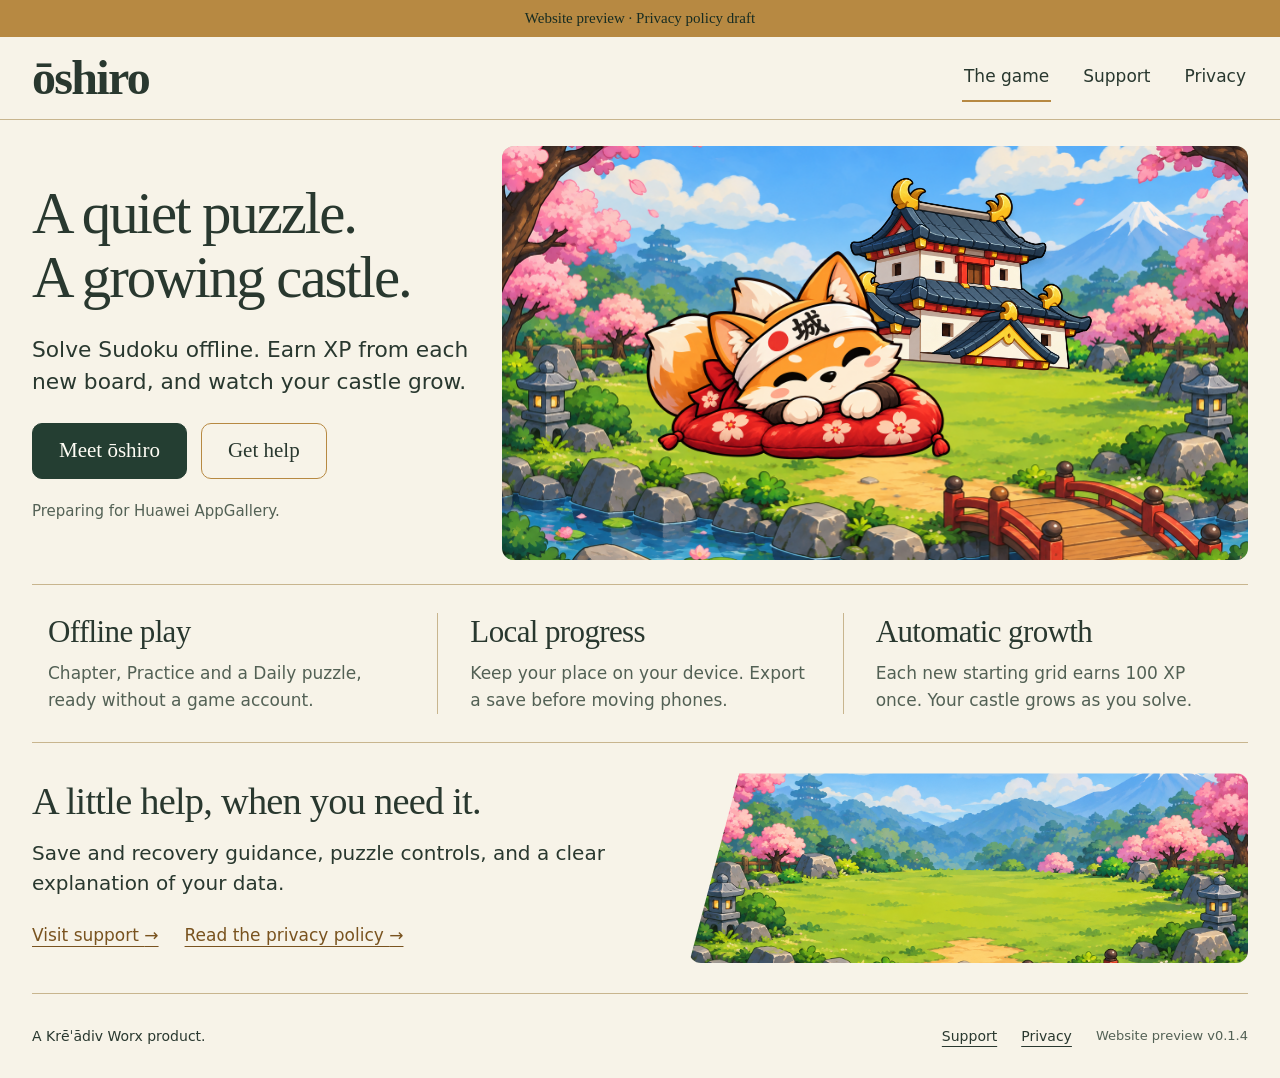
<file: index.html>
<!doctype html>
<html lang="en"><head><meta charset="utf-8"><meta name="viewport" content="width=device-width,initial-scale=1"><meta name="description" content="Offline Sudoku and automatic castle growth from Krēˈādiv Worx."><meta name="robots" content="noindex,nofollow"><meta name="color-scheme" content="light"><meta name="referrer" content="no-referrer"><meta http-equiv="Content-Security-Policy" content="default-src &#x27;none&#x27;; script-src &#x27;self&#x27;; style-src &#x27;self&#x27;; img-src &#x27;self&#x27;; font-src &#x27;none&#x27;; connect-src &#x27;none&#x27;; form-action &#x27;none&#x27;; base-uri &#x27;none&#x27;; object-src &#x27;none&#x27;"><title>A quiet puzzle. A growing castle. · ōshiro</title><link rel="icon" href="assets/mark.svg" type="image/svg+xml"><link rel="stylesheet" href="styles.css"></head>
<body><a class="skip-link" href="#main">Skip to content</a><div class="preview-notice">Website preview · Privacy policy draft</div>
<header class="site-header"><div class="wrap header-inner"><a class="wordmark" href="index.html" aria-label="ōshiro home">ōshiro</a><nav class="site-nav" aria-label="Main navigation"><a href="index.html#the-game" aria-current="page">The game</a><a href="support.html">Support</a><a href="privacy.html">Privacy</a></nav></div></header>
<main id="main"><section class="hero wrap" aria-labelledby="home-title"><div class="hero-copy"><h1 id="home-title">A quiet puzzle.<br>A growing castle.</h1><p class="lead">Solve Sudoku offline. Earn XP from each new board, and watch your castle grow.</p><div class="actions"><a class="button primary" href="#the-game">Meet ōshiro</a><a class="button secondary" href="support.html">Get help</a></div><p class="release-note">Preparing for Huawei AppGallery.</p></div>
<figure class="hero-scene" aria-label="An illustrated Japanese castle stands on a garden clearing. Our fox rests on a cushion beside the path."><img class="scene-garden" src="assets/garden.webp" alt="" width="1494" height="1053" fetchpriority="high"><img class="scene-castle" src="assets/castle.webp" alt="" width="1280" height="1280"><img class="scene-fox" src="assets/fox.webp" alt="" width="1536" height="1024"><figcaption class="sr-only">Illustrated game-world artwork; not a gameplay screenshot.</figcaption></figure></section>
<section class="features wrap" id="the-game" aria-label="About the game"><div><h2>Offline play</h2><p>Chapter, Practice and a Daily puzzle, ready without a game account.</p></div><div><h2>Local progress</h2><p>Keep your place on your device. Export a save before moving phones.</p></div><div><h2>Automatic growth</h2><p>Each new starting grid earns 100 XP once. Your castle grows as you solve.</p></div></section>
<section class="help-band wrap" aria-labelledby="help-heading"><div><h2 id="help-heading">A little help, when you need it.</h2><p>Save and recovery guidance, puzzle controls, and a clear explanation of your data.</p><div class="text-links"><a href="support.html">Visit support <span aria-hidden="true">→</span></a><a href="privacy.html">Read the privacy policy <span aria-hidden="true">→</span></a></div></div><div class="help-landscape" aria-hidden="true"></div></section></main>
<footer class="site-footer wrap"><p>A Krēˈādiv Worx product.</p><nav aria-label="Footer navigation"><a href="support.html">Support</a><a href="privacy.html">Privacy</a></nav><p class="site-version">Website preview v0.1.4</p></footer></body></html>
</file>
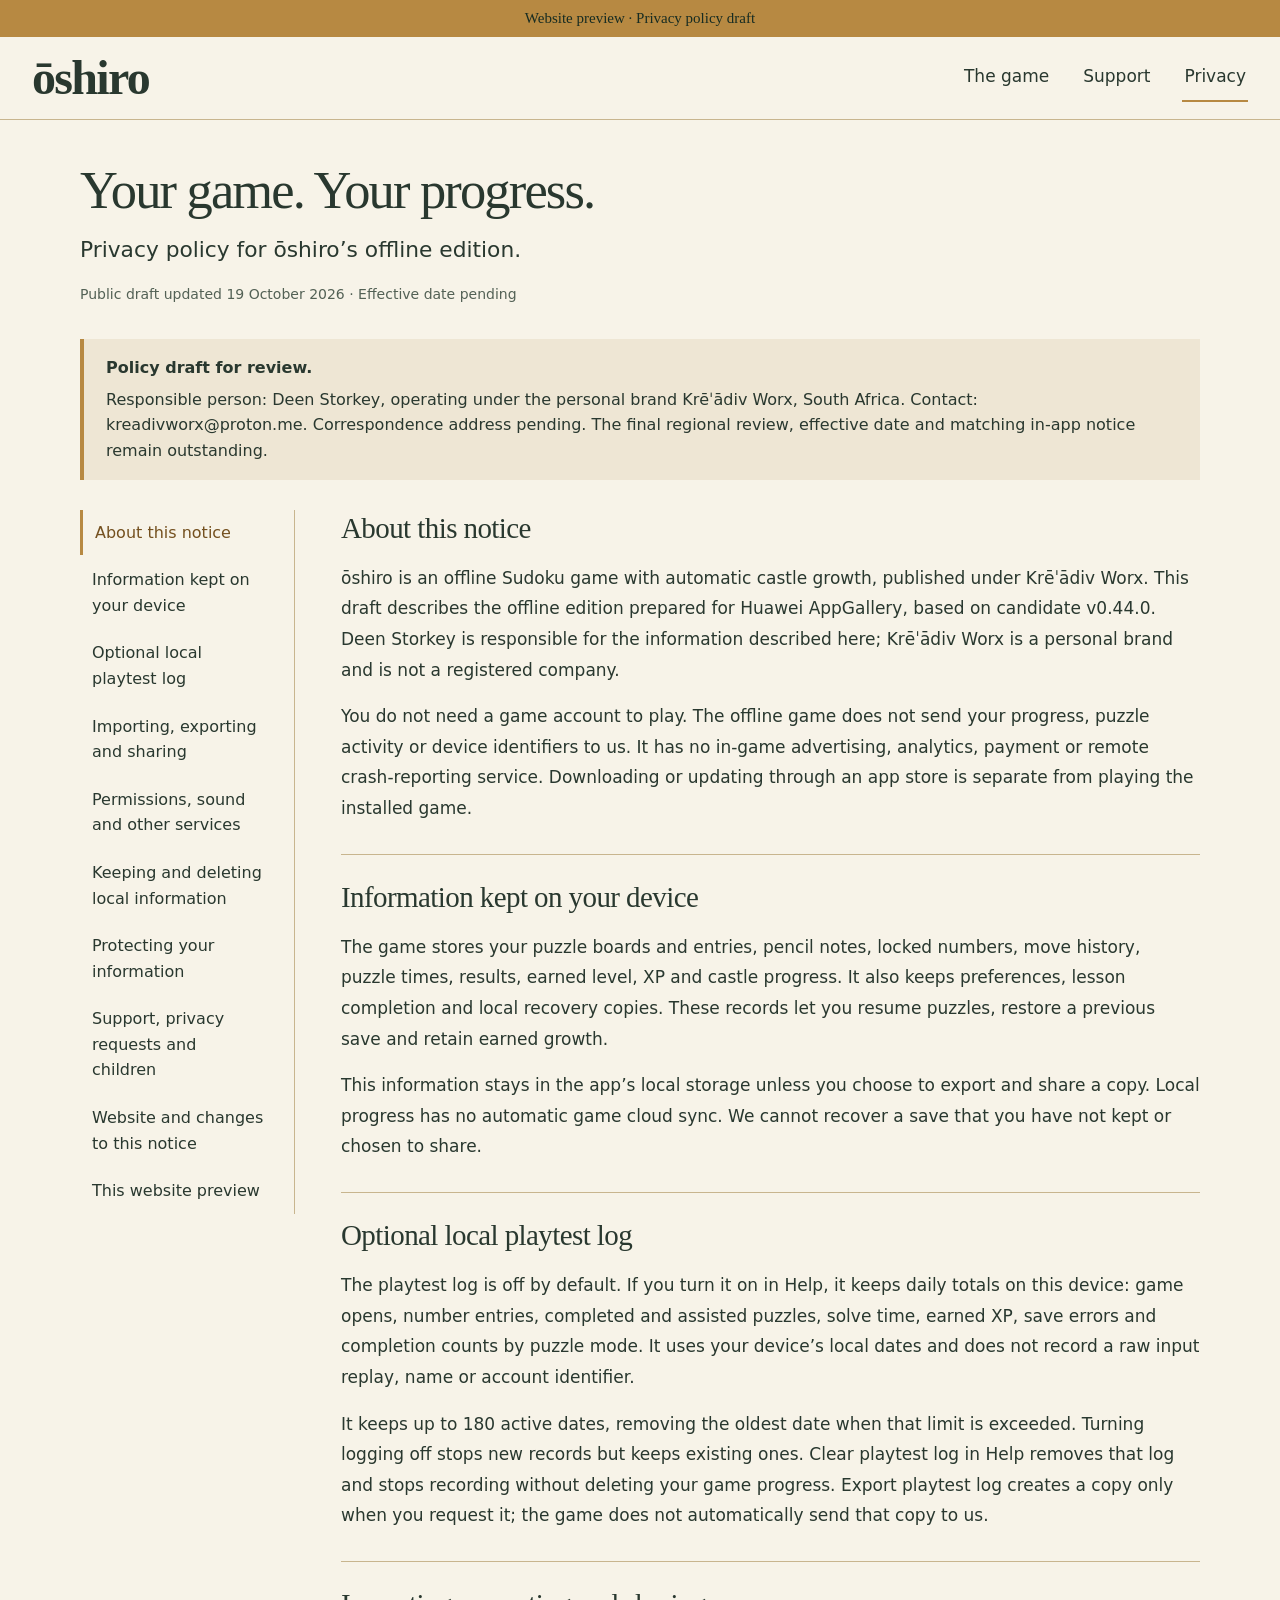
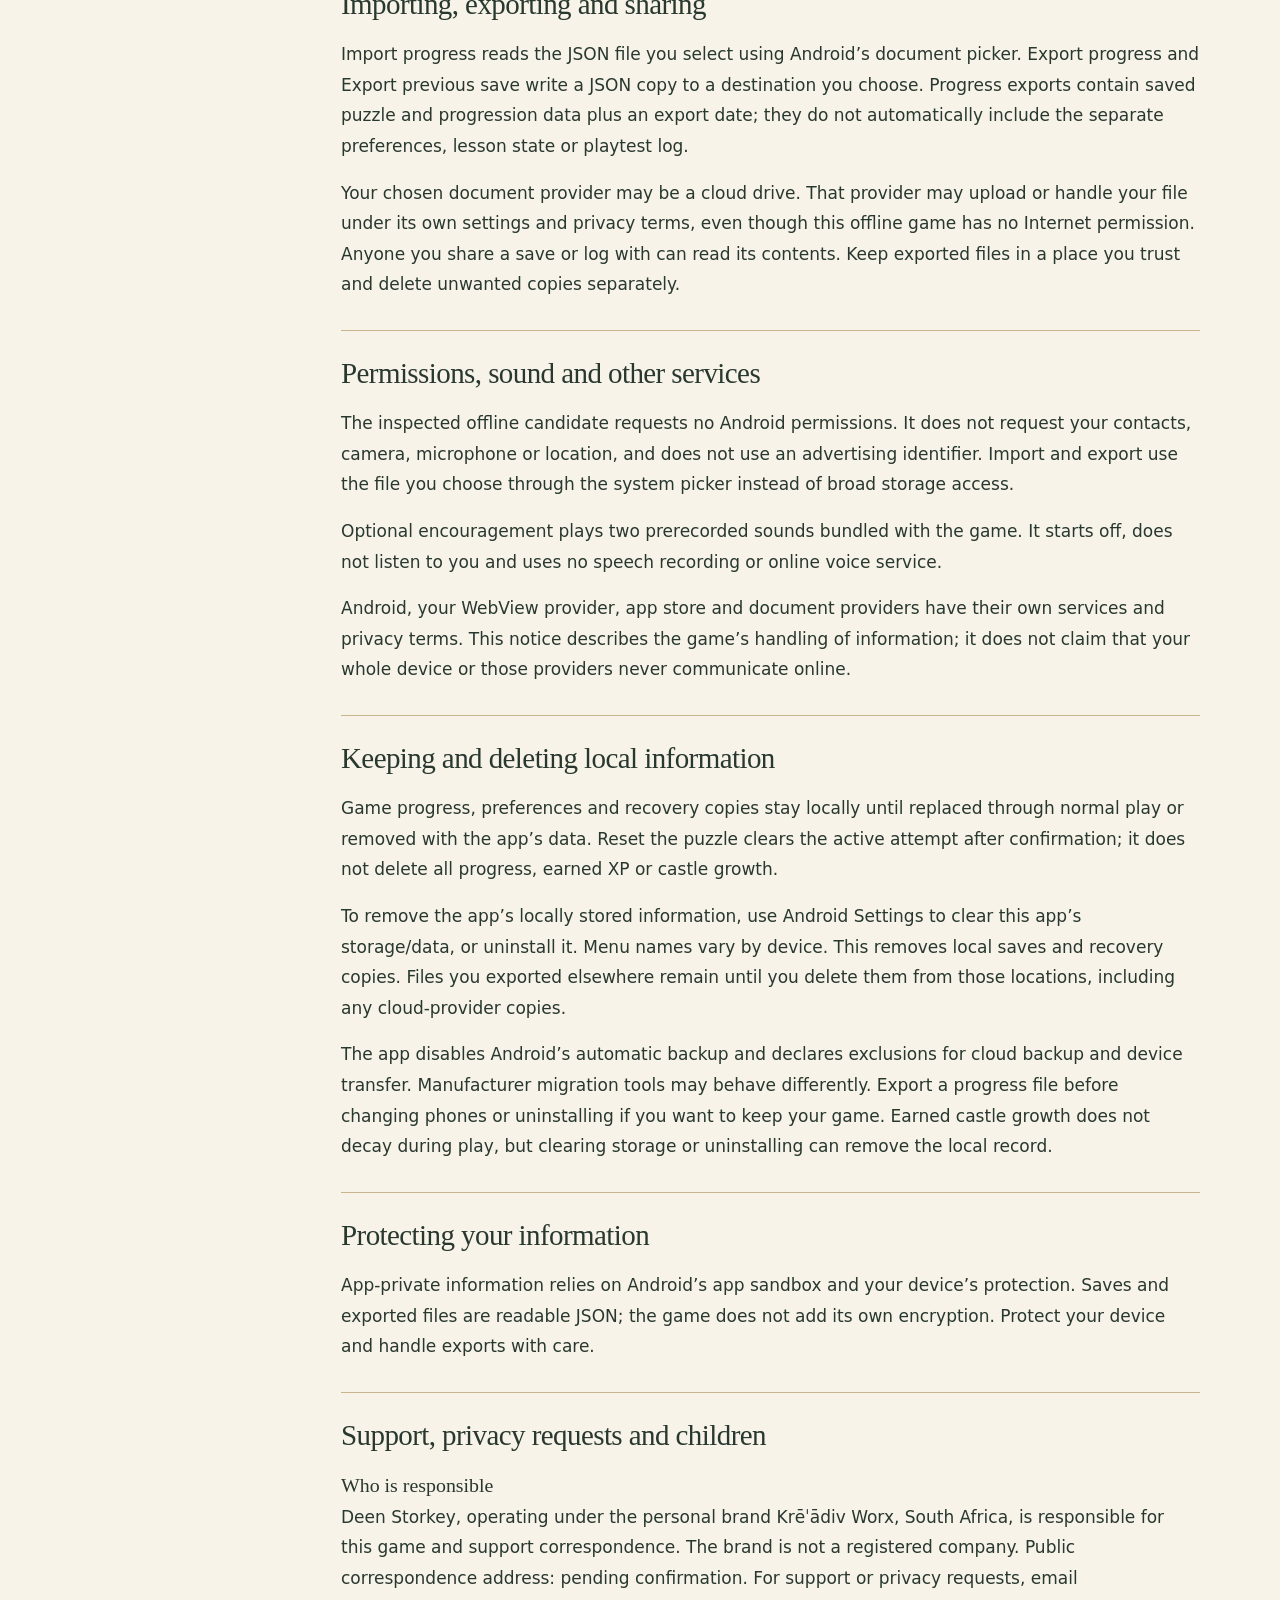
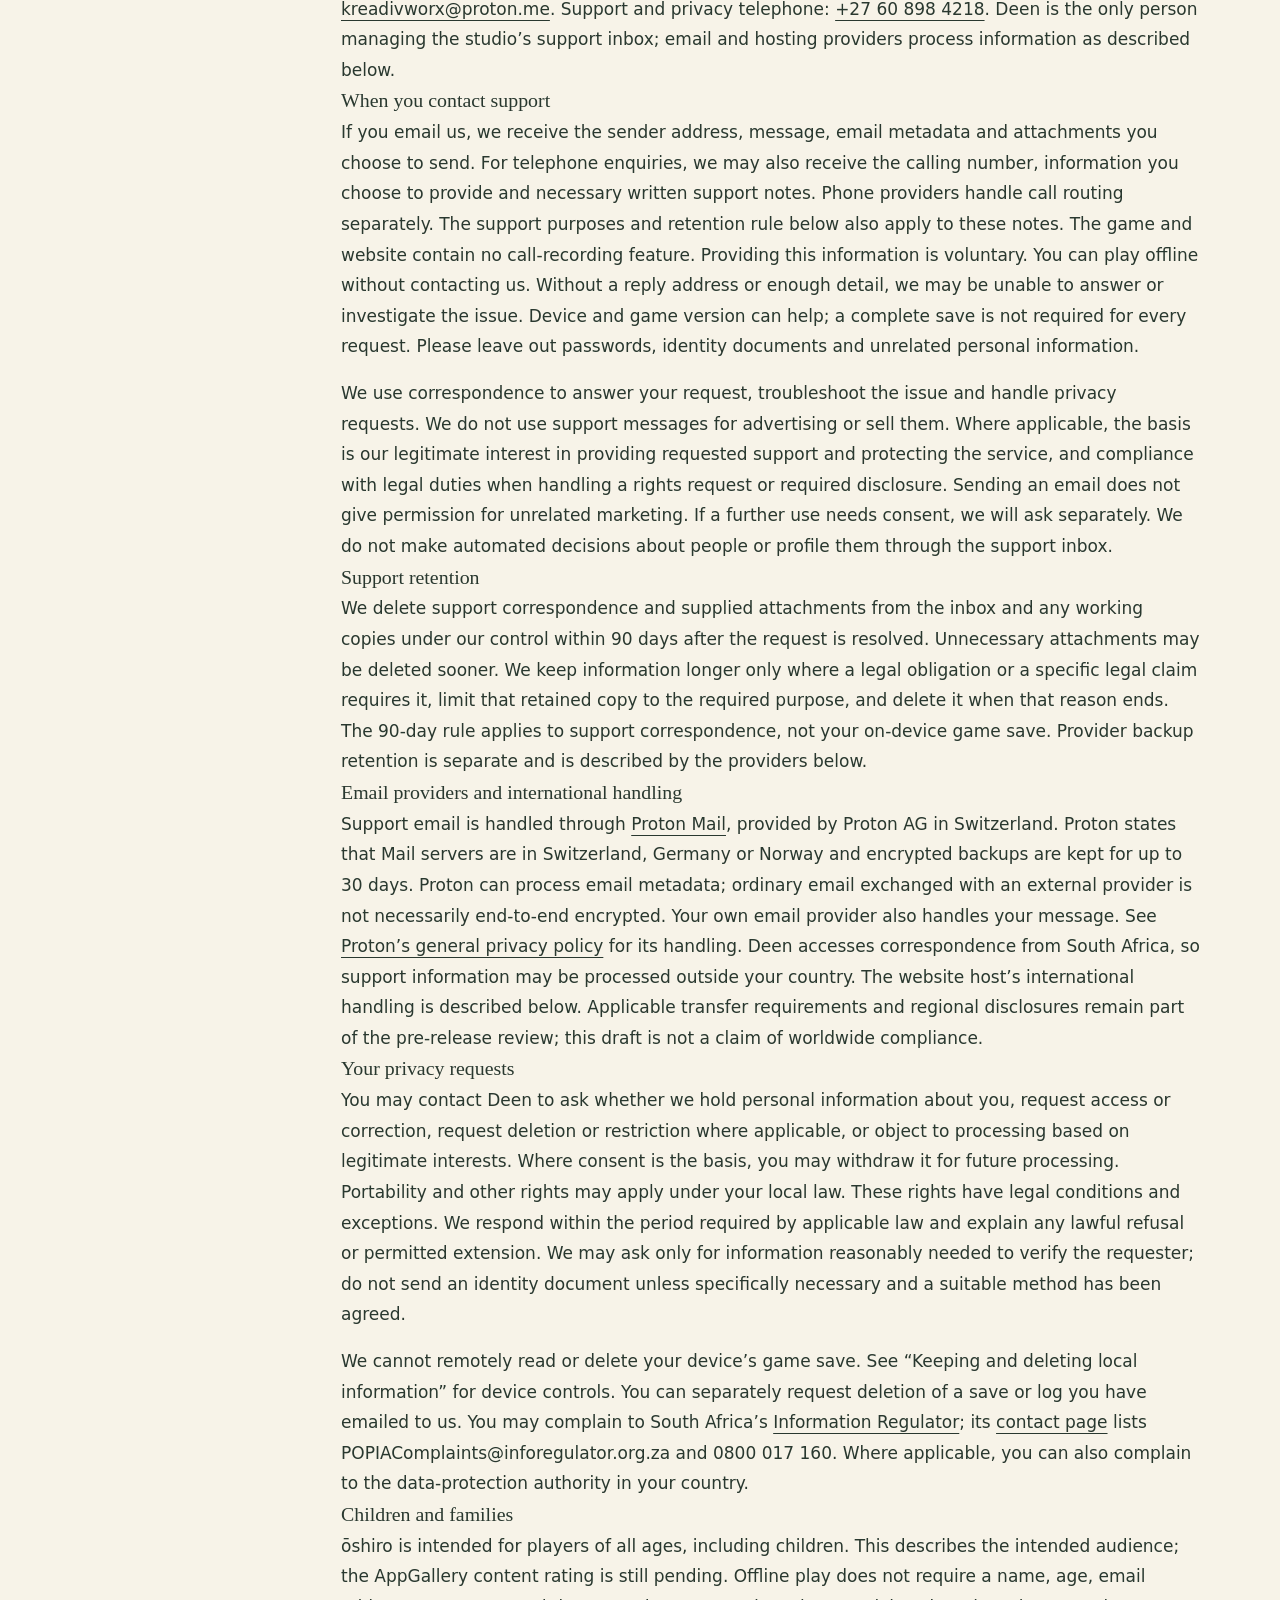
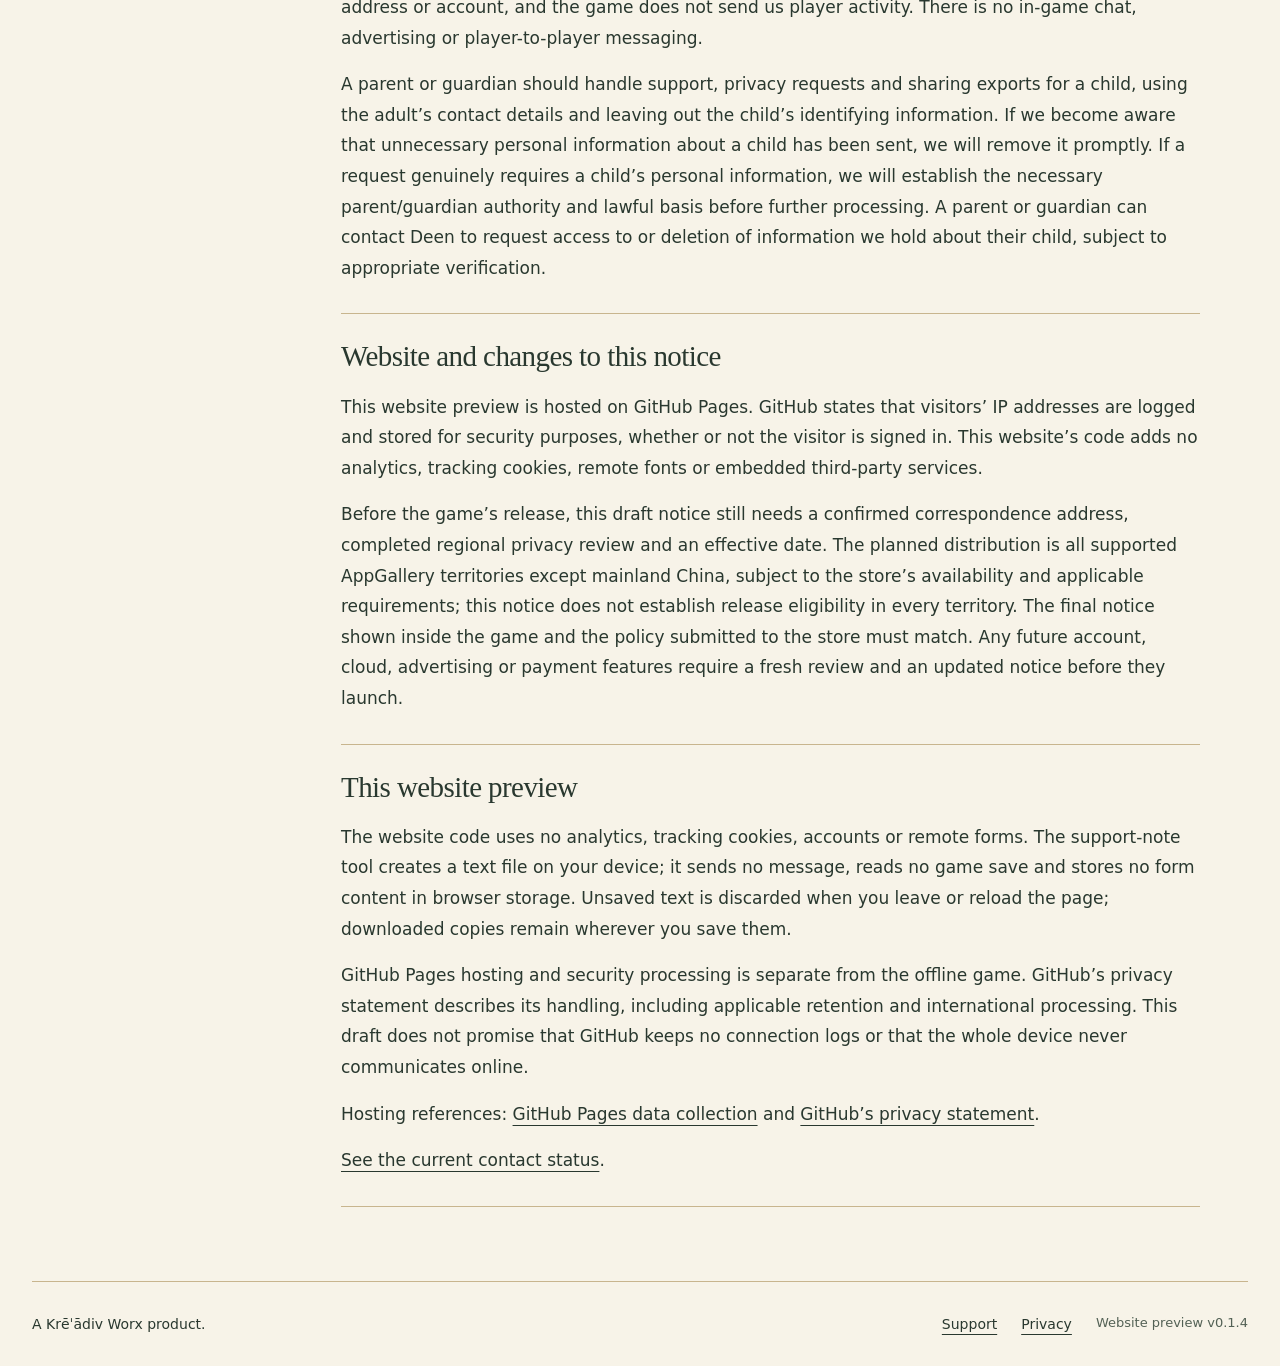
<file: privacy.html>
<!doctype html>
<html lang="en"><head><meta charset="utf-8"><meta name="viewport" content="width=device-width,initial-scale=1"><meta name="description" content="Draft privacy notice for ōshiro offline play, local saves, optional logs and user-chosen exports."><meta name="robots" content="noindex,nofollow"><meta name="color-scheme" content="light"><meta name="referrer" content="no-referrer"><meta http-equiv="Content-Security-Policy" content="default-src &#x27;none&#x27;; script-src &#x27;self&#x27;; style-src &#x27;self&#x27;; img-src &#x27;self&#x27;; font-src &#x27;none&#x27;; connect-src &#x27;none&#x27;; form-action &#x27;none&#x27;; base-uri &#x27;none&#x27;; object-src &#x27;none&#x27;"><title>Privacy policy · ōshiro</title><link rel="icon" href="assets/mark.svg" type="image/svg+xml"><link rel="stylesheet" href="styles.css"></head>
<body><a class="skip-link" href="#main">Skip to content</a><div class="preview-notice">Website preview · Privacy policy draft</div>
<header class="site-header"><div class="wrap header-inner"><a class="wordmark" href="index.html" aria-label="ōshiro home">ōshiro</a><nav class="site-nav" aria-label="Main navigation"><a href="index.html#the-game">The game</a><a href="support.html">Support</a><a href="privacy.html" aria-current="page">Privacy</a></nav></div></header>
<main id="main"><div class="reader-wrap"><div class="page-intro"><h1>Your game. Your progress.</h1><p class="lead">Privacy policy for ōshiro’s offline edition.</p><p class="small">Public draft updated 19 October 2026 · Effective date pending</p></div><aside class="draft-note"><strong>Policy draft for review.</strong><p>Responsible person: Deen Storkey, operating under the personal brand Krēˈādiv Worx, South Africa. Contact: kreadivworx@proton.me. Correspondence address pending. The final regional review, effective date and matching in-app notice remain outstanding.</p></aside><div class="reader-layout"><nav class="topic-nav" aria-label="Privacy policy contents"><a href="#policy-1">About this notice</a><a href="#policy-2">Information kept on your device</a><a href="#policy-3">Optional local playtest log</a><a href="#policy-4">Importing, exporting and sharing</a><a href="#policy-5">Permissions, sound and other services</a><a href="#policy-6">Keeping and deleting local information</a><a href="#policy-7">Protecting your information</a><a href="#policy-8">Support, privacy requests and children</a><a href="#policy-9">Website and changes to this notice</a><a href="#website-note">This website preview</a></nav><article class="reader-content"><section class="policy-section" id="policy-1"><h2>About this notice</h2><p>ōshiro is an offline Sudoku game with automatic castle growth, published under Krēˈādiv Worx. This draft describes the offline edition prepared for Huawei AppGallery, based on candidate v0.44.0. Deen Storkey is responsible for the information described here; Krēˈādiv Worx is a personal brand and is not a registered company.</p><p>You do not need a game account to play. The offline game does not send your progress, puzzle activity or device identifiers to us. It has no in-game advertising, analytics, payment or remote crash-reporting service. Downloading or updating through an app store is separate from playing the installed game.</p></section><section class="policy-section" id="policy-2"><h2>Information kept on your device</h2><p>The game stores your puzzle boards and entries, pencil notes, locked numbers, move history, puzzle times, results, earned level, XP and castle progress. It also keeps preferences, lesson completion and local recovery copies. These records let you resume puzzles, restore a previous save and retain earned growth.</p><p>This information stays in the app’s local storage unless you choose to export and share a copy. Local progress has no automatic game cloud sync. We cannot recover a save that you have not kept or chosen to share.</p></section><section class="policy-section" id="policy-3"><h2>Optional local playtest log</h2><p>The playtest log is off by default. If you turn it on in Help, it keeps daily totals on this device: game opens, number entries, completed and assisted puzzles, solve time, earned XP, save errors and completion counts by puzzle mode. It uses your device’s local dates and does not record a raw input replay, name or account identifier.</p><p>It keeps up to 180 active dates, removing the oldest date when that limit is exceeded. Turning logging off stops new records but keeps existing ones. Clear playtest log in Help removes that log and stops recording without deleting your game progress. Export playtest log creates a copy only when you request it; the game does not automatically send that copy to us.</p></section><section class="policy-section" id="policy-4"><h2>Importing, exporting and sharing</h2><p>Import progress reads the JSON file you select using Android’s document picker. Export progress and Export previous save write a JSON copy to a destination you choose. Progress exports contain saved puzzle and progression data plus an export date; they do not automatically include the separate preferences, lesson state or playtest log.</p><p>Your chosen document provider may be a cloud drive. That provider may upload or handle your file under its own settings and privacy terms, even though this offline game has no Internet permission. Anyone you share a save or log with can read its contents. Keep exported files in a place you trust and delete unwanted copies separately.</p></section><section class="policy-section" id="policy-5"><h2>Permissions, sound and other services</h2><p>The inspected offline candidate requests no Android permissions. It does not request your contacts, camera, microphone or location, and does not use an advertising identifier. Import and export use the file you choose through the system picker instead of broad storage access.</p><p>Optional encouragement plays two prerecorded sounds bundled with the game. It starts off, does not listen to you and uses no speech recording or online voice service.</p><p>Android, your WebView provider, app store and document providers have their own services and privacy terms. This notice describes the game’s handling of information; it does not claim that your whole device or those providers never communicate online.</p></section><section class="policy-section" id="policy-6"><h2>Keeping and deleting local information</h2><p>Game progress, preferences and recovery copies stay locally until replaced through normal play or removed with the app’s data. Reset the puzzle clears the active attempt after confirmation; it does not delete all progress, earned XP or castle growth.</p><p>To remove the app’s locally stored information, use Android Settings to clear this app’s storage/data, or uninstall it. Menu names vary by device. This removes local saves and recovery copies. Files you exported elsewhere remain until you delete them from those locations, including any cloud-provider copies.</p><p>The app disables Android’s automatic backup and declares exclusions for cloud backup and device transfer. Manufacturer migration tools may behave differently. Export a progress file before changing phones or uninstalling if you want to keep your game. Earned castle growth does not decay during play, but clearing storage or uninstalling can remove the local record.</p></section><section class="policy-section" id="policy-7"><h2>Protecting your information</h2><p>App-private information relies on Android’s app sandbox and your device’s protection. Saves and exported files are readable JSON; the game does not add its own encryption. Protect your device and handle exports with care.</p></section><section class="policy-section" id="policy-8"><h2>Support, privacy requests and children</h2>
<h3>Who is responsible</h3><p>Deen Storkey, operating under the personal brand Krēˈādiv Worx, South Africa, is responsible for this game and support correspondence. The brand is not a registered company. Public correspondence address: pending confirmation. For support or privacy requests, email <a href="mailto:kreadivworx@proton.me">kreadivworx@proton.me</a>. Support and privacy telephone: <a href="tel:+27608984218">+27 60 898 4218</a>. Deen is the only person managing the studio’s support inbox; email and hosting providers process information as described below.</p>
<h3>When you contact support</h3><p>If you email us, we receive the sender address, message, email metadata and attachments you choose to send. For telephone enquiries, we may also receive the calling number, information you choose to provide and necessary written support notes. Phone providers handle call routing separately. The support purposes and retention rule below also apply to these notes. The game and website contain no call-recording feature. Providing this information is voluntary. You can play offline without contacting us. Without a reply address or enough detail, we may be unable to answer or investigate the issue. Device and game version can help; a complete save is not required for every request. Please leave out passwords, identity documents and unrelated personal information.</p>
<p>We use correspondence to answer your request, troubleshoot the issue and handle privacy requests. We do not use support messages for advertising or sell them. Where applicable, the basis is our legitimate interest in providing requested support and protecting the service, and compliance with legal duties when handling a rights request or required disclosure. Sending an email does not give permission for unrelated marketing. If a further use needs consent, we will ask separately. We do not make automated decisions about people or profile them through the support inbox.</p>
<h3>Support retention</h3><p>We delete support correspondence and supplied attachments from the inbox and any working copies under our control within 90 days after the request is resolved. Unnecessary attachments may be deleted sooner. We keep information longer only where a legal obligation or a specific legal claim requires it, limit that retained copy to the required purpose, and delete it when that reason ends. The 90-day rule applies to support correspondence, not your on-device game save. Provider backup retention is separate and is described by the providers below.</p>
<h3>Email providers and international handling</h3><p>Support email is handled through <a href="https://proton.me/mail/privacy-policy" rel="noopener noreferrer">Proton Mail</a>, provided by Proton AG in Switzerland. Proton states that Mail servers are in Switzerland, Germany or Norway and encrypted backups are kept for up to 30 days. Proton can process email metadata; ordinary email exchanged with an external provider is not necessarily end-to-end encrypted. Your own email provider also handles your message. See <a href="https://proton.me/legal/privacy" rel="noopener noreferrer">Proton’s general privacy policy</a> for its handling. Deen accesses correspondence from South Africa, so support information may be processed outside your country. The website host’s international handling is described below. Applicable transfer requirements and regional disclosures remain part of the pre-release review; this draft is not a claim of worldwide compliance.</p>
<h3>Your privacy requests</h3><p>You may contact Deen to ask whether we hold personal information about you, request access or correction, request deletion or restriction where applicable, or object to processing based on legitimate interests. Where consent is the basis, you may withdraw it for future processing. Portability and other rights may apply under your local law. These rights have legal conditions and exceptions. We respond within the period required by applicable law and explain any lawful refusal or permitted extension. We may ask only for information reasonably needed to verify the requester; do not send an identity document unless specifically necessary and a suitable method has been agreed.</p>
<p>We cannot remotely read or delete your device’s game save. See “Keeping and deleting local information” for device controls. You can separately request deletion of a save or log you have emailed to us. You may complain to South Africa’s <a href="https://inforegulator.org.za/complaints/" rel="noopener noreferrer">Information Regulator</a>; its <a href="https://inforegulator.org.za/contact-us/" rel="noopener noreferrer">contact page</a> lists POPIAComplaints@inforegulator.org.za and 0800 017 160. Where applicable, you can also complain to the data-protection authority in your country.</p>
<h3>Children and families</h3><p>ōshiro is intended for players of all ages, including children. This describes the intended audience; the AppGallery content rating is still pending. Offline play does not require a name, age, email address or account, and the game does not send us player activity. There is no in-game chat, advertising or player-to-player messaging.</p>
<p>A parent or guardian should handle support, privacy requests and sharing exports for a child, using the adult’s contact details and leaving out the child’s identifying information. If we become aware that unnecessary personal information about a child has been sent, we will remove it promptly. If a request genuinely requires a child’s personal information, we will establish the necessary parent/guardian authority and lawful basis before further processing. A parent or guardian can contact Deen to request access to or deletion of information we hold about their child, subject to appropriate verification.</p></section><section class="policy-section" id="policy-9"><h2>Website and changes to this notice</h2><p>This website preview is hosted on GitHub Pages. GitHub states that visitors’ IP addresses are logged and stored for security purposes, whether or not the visitor is signed in. This website’s code adds no analytics, tracking cookies, remote fonts or embedded third-party services.</p><p>Before the game’s release, this draft notice still needs a confirmed correspondence address, completed regional privacy review and an effective date. The planned distribution is all supported AppGallery territories except mainland China, subject to the store’s availability and applicable requirements; this notice does not establish release eligibility in every territory. The final notice shown inside the game and the policy submitted to the store must match. Any future account, cloud, advertising or payment features require a fresh review and an updated notice before they launch.</p></section>
<section class="policy-section" id="website-note"><h2>This website preview</h2><p>The website code uses no analytics, tracking cookies, accounts or remote forms. The support-note tool creates a text file on your device; it sends no message, reads no game save and stores no form content in browser storage. Unsaved text is discarded when you leave or reload the page; downloaded copies remain wherever you save them.</p><p>GitHub Pages hosting and security processing is separate from the offline game. GitHub’s privacy statement describes its handling, including applicable retention and international processing. This draft does not promise that GitHub keeps no connection logs or that the whole device never communicates online.</p><p>Hosting references: <a href="https://docs.github.com/en/pages/getting-started-with-github-pages/what-is-github-pages" rel="noopener noreferrer">GitHub Pages data collection</a> and <a href="https://docs.github.com/en/site-policy/privacy-policies/github-general-privacy-statement" rel="noopener noreferrer">GitHub’s privacy statement</a>.</p><p><a href="support.html#contact">See the current contact status</a>.</p></section></article></div></div></main>
<footer class="site-footer wrap"><p>A Krēˈādiv Worx product.</p><nav aria-label="Footer navigation"><a href="support.html">Support</a><a href="privacy.html">Privacy</a></nav><p class="site-version">Website preview v0.1.4</p></footer></body></html>
</file>
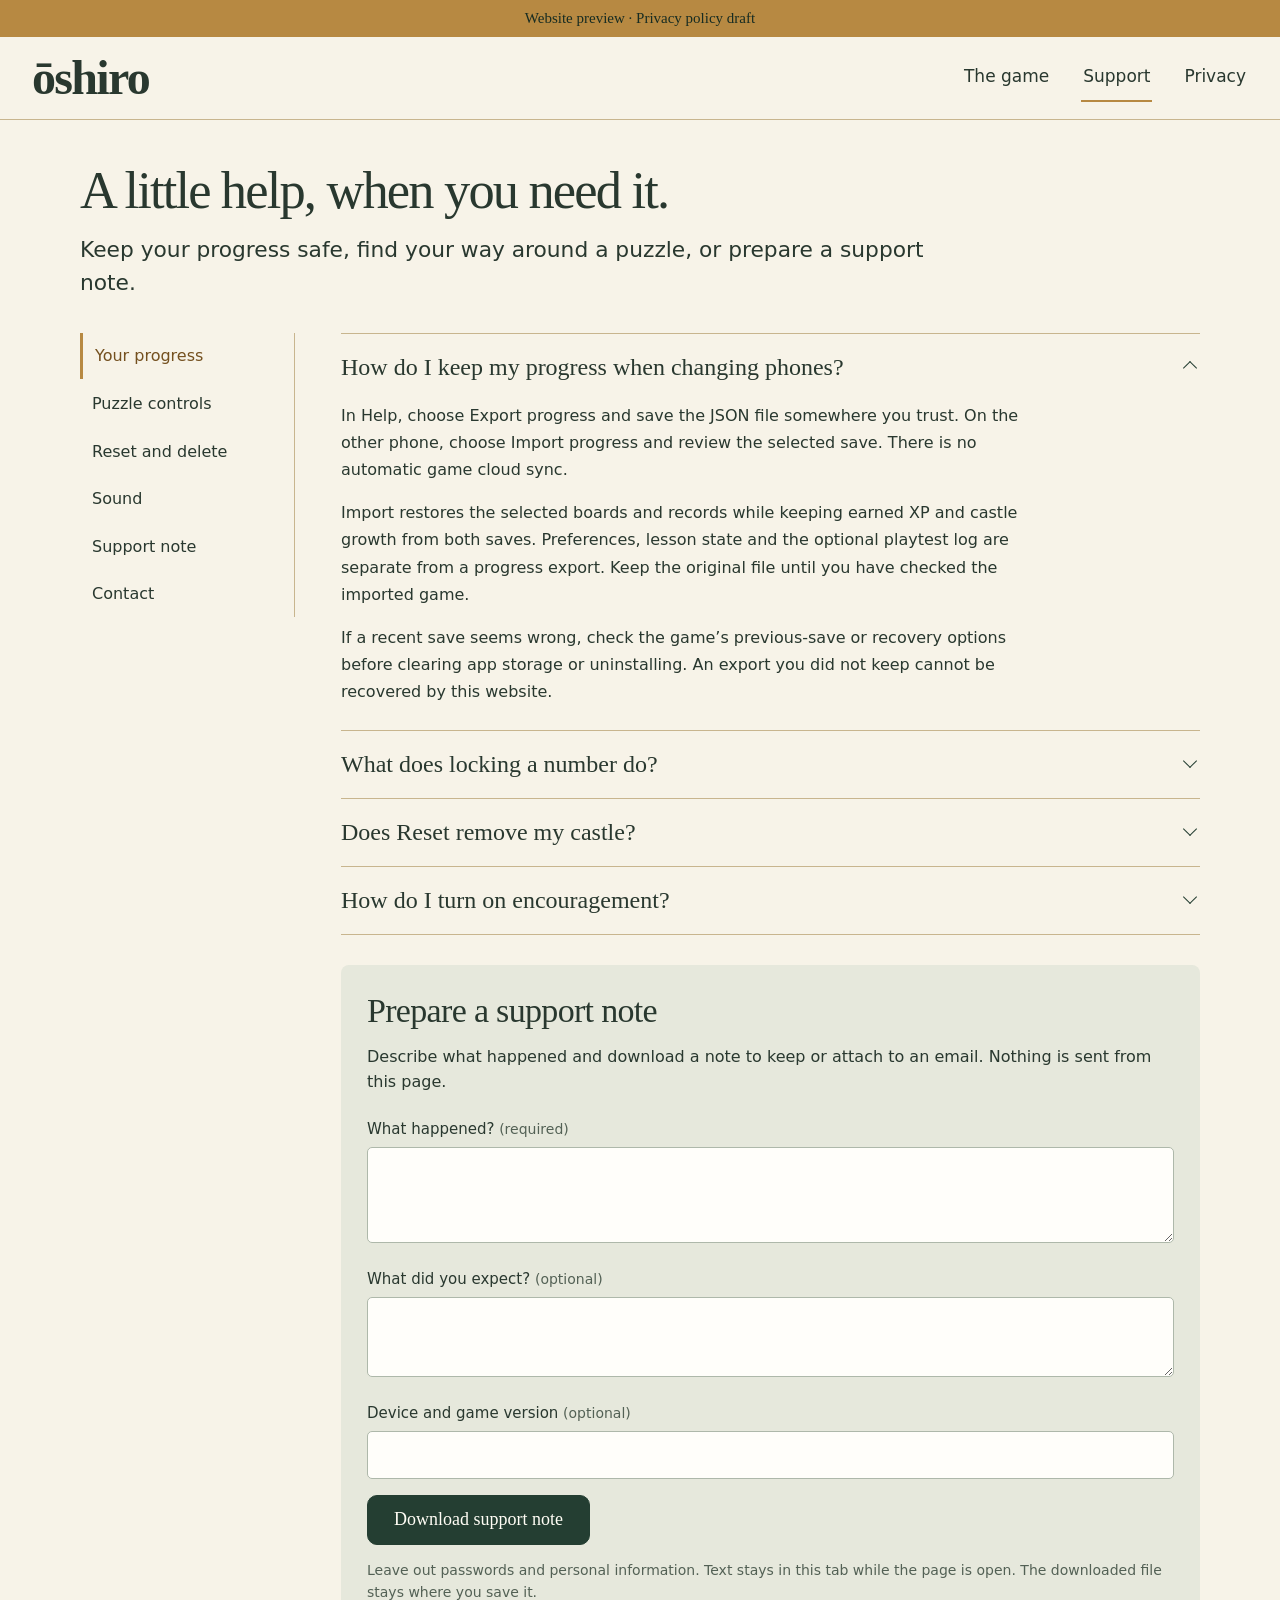
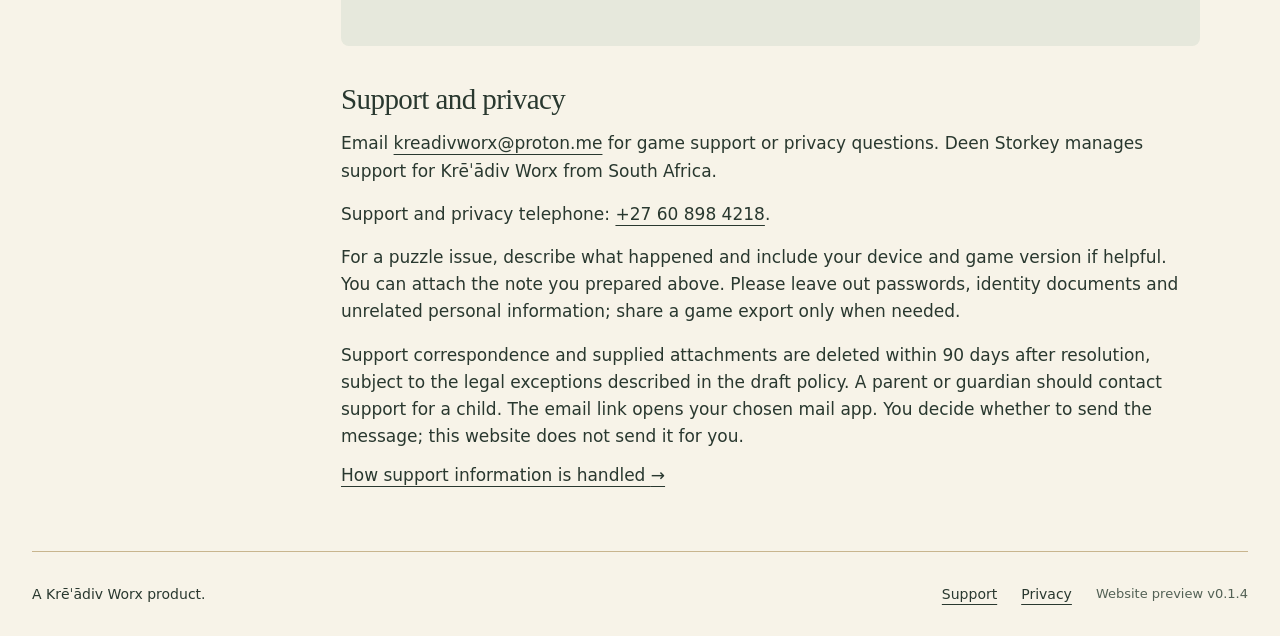
<file: support.html>
<!doctype html>
<html lang="en"><head><meta charset="utf-8"><meta name="viewport" content="width=device-width,initial-scale=1"><meta name="description" content="Help with local saves, Sudoku controls, reset and sound. Prepare a support note without sending data."><meta name="robots" content="noindex,nofollow"><meta name="color-scheme" content="light"><meta name="referrer" content="no-referrer"><meta http-equiv="Content-Security-Policy" content="default-src &#x27;none&#x27;; script-src &#x27;self&#x27;; style-src &#x27;self&#x27;; img-src &#x27;self&#x27;; font-src &#x27;none&#x27;; connect-src &#x27;none&#x27;; form-action &#x27;none&#x27;; base-uri &#x27;none&#x27;; object-src &#x27;none&#x27;"><title>Support · ōshiro</title><link rel="icon" href="assets/mark.svg" type="image/svg+xml"><link rel="stylesheet" href="styles.css"><script src="support.js" defer></script></head>
<body><a class="skip-link" href="#main">Skip to content</a><div class="preview-notice">Website preview · Privacy policy draft</div>
<header class="site-header"><div class="wrap header-inner"><a class="wordmark" href="index.html" aria-label="ōshiro home">ōshiro</a><nav class="site-nav" aria-label="Main navigation"><a href="index.html#the-game">The game</a><a href="support.html" aria-current="page">Support</a><a href="privacy.html">Privacy</a></nav></div></header>
<main id="main"><div class="reader-wrap"><div class="page-intro"><h1>A little help, when you need it.</h1><p class="lead">Keep your progress safe, find your way around a puzzle, or prepare a support note.</p></div><div class="reader-layout"><nav class="topic-nav" aria-label="Support topics"><a href="#progress">Your progress</a><a href="#controls">Puzzle controls</a><a href="#reset">Reset and delete</a><a href="#sound">Sound</a><a href="#support-note">Support note</a><a href="#contact">Contact</a></nav><div class="reader-content"><details class="faq" id="progress" open><summary>How do I keep my progress when changing phones?</summary><div class="answer"><p>In Help, choose Export progress and save the JSON file somewhere you trust. On the other phone, choose Import progress and review the selected save. There is no automatic game cloud sync.</p><p>Import restores the selected boards and records while keeping earned XP and castle growth from both saves. Preferences, lesson state and the optional playtest log are separate from a progress export. Keep the original file until you have checked the imported game.</p><p>If a recent save seems wrong, check the game’s previous-save or recovery options before clearing app storage or uninstalling. An export you did not keep cannot be recovered by this website.</p></div></details><details class="faq" id="controls"><summary>What does locking a number do?</summary><div class="answer"><p>Select a number you entered, then choose Lock. Undo, Redo, Erase and ordinary edits preserve it until you deliberately unlock it. A lock records your confidence; it does not check whether the number is correct.</p><p>Pencil notes help you track possibilities. Hints and Check puzzle are available when you want guidance. Your earned level and the puzzle’s difficulty are different: fresh Practice starts at Novice, while a saved puzzle resumes its own difficulty.</p></div></details><details class="faq" id="reset"><summary>Does Reset remove my castle?</summary><div class="answer"><p>No. Reset clears the current puzzle’s entries, notes, locks, timer and Undo/Redo totals after confirmation, and starts a Repeat attempt. Earned XP, castle growth, completed records and other saved puzzles stay.</p><p>Clearing the app’s storage/data in Android Settings or uninstalling is different: it removes the local game and recovery data. Export first if you want to keep your progress. Exported files remain where you saved them until you delete those copies.</p></div></details><details class="faq" id="sound"><summary>How do I turn on encouragement?</summary><div class="answer"><p>Open Preferences and enable voice encouragement. It starts off and plays two short prerecorded clips locally. There is no microphone recording or online speech service.</p><p>Encouragement checks entries against the solution and counts as help used. It does not reduce the 100 XP earned for a new starting grid. You can turn it off again in Preferences.</p></div></details>
<section class="note-panel" id="support-note" aria-labelledby="note-heading"><h2 id="note-heading">Prepare a support note</h2><p>Describe what happened and download a note to keep or attach to an email. Nothing is sent from this page.</p>
<form id="note-form" hidden><div class="field"><label for="what-happened">What happened? <span class="required">(required)</span></label><textarea id="what-happened" name="happened" required minlength="5" maxlength="4000" rows="3" aria-describedby="note-privacy"></textarea></div><div class="field"><label for="what-expected">What did you expect? <span>(optional)</span></label><textarea id="what-expected" name="expected" maxlength="2000" rows="2"></textarea></div><div class="field"><label for="device-version">Device and game version <span>(optional)</span></label><input id="device-version" name="device" type="text" maxlength="160" autocomplete="off"></div><button class="button primary" type="submit">Download support note</button><p id="note-privacy" class="small">Leave out passwords and personal information. Text stays in this tab while the page is open. The downloaded file stays where you save it.</p><p id="note-status" role="status" aria-live="polite"></p></form>
<noscript><p>Enable JavaScript to prepare a downloadable note, or write down what happened yourself. The help above works without JavaScript.</p></noscript></section>
<section id="contact" class="contact-block" aria-labelledby="contact-heading"><h2 id="contact-heading">Support and privacy</h2><p>Email <a href="mailto:kreadivworx@proton.me">kreadivworx@proton.me</a> for game support or privacy questions. Deen Storkey manages support for Krēˈādiv Worx from South Africa.</p><p>Support and privacy telephone: <a href="tel:+27608984218">+27 60 898 4218</a>.</p><p>For a puzzle issue, describe what happened and include your device and game version if helpful. You can attach the note you prepared above. Please leave out passwords, identity documents and unrelated personal information; share a game export only when needed.</p><p>Support correspondence and supplied attachments are deleted within 90 days after resolution, subject to the legal exceptions described in the draft policy. A parent or guardian should contact support for a child. The email link opens your chosen mail app. You decide whether to send the message; this website does not send it for you.</p><a href="privacy.html#policy-8">How support information is handled <span aria-hidden="true">→</span></a></section>
</div></div></div></main>
<footer class="site-footer wrap"><p>A Krēˈādiv Worx product.</p><nav aria-label="Footer navigation"><a href="support.html">Support</a><a href="privacy.html">Privacy</a></nav><p class="site-version">Website preview v0.1.4</p></footer></body></html>
</file>
<file: styles.css>
/* Website mockup v0.1.0. All assets local; no external font dependency. */
:root{--paper:#f7f3e8;--moss:#243e32;--gold:#b78942;--ink:#29382f;--muted:#536155;--line:#c8b58e;--panel:#e6e8dc;--surface:#fffdf7;--radius:12px;--max:1440px}
*{box-sizing:border-box}html{color-scheme:light;scroll-behavior:smooth;scroll-padding-top:24px}body{margin:0;background:var(--paper);color:var(--ink);font:17px/1.6 system-ui,-apple-system,"Segoe UI",sans-serif}a{color:inherit;text-underline-offset:5px;text-decoration-thickness:1px}a:hover{color:#6d4c1e}a:focus-visible,button:focus-visible,summary:focus-visible,input:focus-visible,textarea:focus-visible{outline:3px solid #8c5414;outline-offset:5px}h1,h2,h3,.wordmark{font-family:Georgia,"Times New Roman",serif}h1,h2,h3,p,figure{margin:0}h1,h2,h3{font-weight:500}h1{font-size:clamp(42px,4.6vw,72px);line-height:1.08;letter-spacing:-.035em}h2{font-size:34px;line-height:1.2;letter-spacing:-.02em}p+p{margin-top:16px}.wrap{width:min(calc(100% - 64px),var(--max));margin-inline:auto}.preview-notice{background:var(--gold);color:#172c22;text-align:center;font:15px/1.5 Georgia,serif;padding:7px 16px}.site-header{border-bottom:1px solid var(--line)}.header-inner{display:flex;justify-content:space-between;align-items:center;gap:20px;min-height:82px}.wordmark{font-size:48px;line-height:1;text-decoration:none;font-weight:700;letter-spacing:-.035em}.site-nav{display:flex;gap:30px;align-items:center}.site-nav a{display:flex;align-items:center;min-height:48px;text-decoration:none;border-bottom:2px solid transparent;padding:5px 2px}.site-nav a[aria-current=page]{border-color:var(--gold)}.hero{display:grid;grid-template-columns:minmax(0,37fr) minmax(0,63fr);align-items:center;gap:32px;padding-block:26px 24px}.hero-copy{padding:24px 0}.lead{font-size:clamp(19px,1.7vw,25px);line-height:1.5}.hero-copy .lead{margin-block:24px}.actions{display:flex;flex-wrap:wrap;gap:14px}.button{display:inline-flex;justify-content:center;align-items:center;min-height:56px;border:1px solid var(--gold);padding:12px 26px;border-radius:10px;font:500 21px/1.3 Georgia,serif;text-align:center;text-decoration:none;cursor:pointer;max-width:100%}.primary{background:var(--moss);color:#fffdf5;border-color:var(--moss)}.primary:hover{background:#375542;color:#fff}.secondary{background:transparent;color:var(--ink)}.secondary:hover{background:#efe6d1}.release-note{color:var(--muted);font-size:15px;margin-top:20px}.hero-scene{position:relative;aspect-ratio:1.8;overflow:hidden;border-radius:var(--radius);background:#b6cda6;isolation:isolate}.hero-scene img{position:absolute;display:block;height:auto;pointer-events:none}.scene-garden{inset:0;width:100%;height:100%!important;object-fit:cover}.scene-castle{width:43%;right:19%;bottom:27%;filter:drop-shadow(0 5px 2px #263c3e24)}.scene-fox{width:44%;left:17%;bottom:23%}.features{display:grid;grid-template-columns:repeat(3,minmax(0,1fr));border-block:1px solid var(--line);padding-block:28px;scroll-margin-top:24px}.features>div{padding-inline:32px}.features>div:first-child{padding-left:16px}.features>div+div{border-left:1px solid var(--line)}.features h2{margin-bottom:10px;font-size:31px}.features p{max-width:34ch;color:var(--muted)}.help-band{display:grid;grid-template-columns:1.1fr 1fr;gap:42px;align-items:center;padding-block:30px}.help-band h2{font-size:clamp(31px,3vw,45px);margin-bottom:14px}.help-band p{max-width:47ch;font-size:20px;line-height:1.5}.text-links{display:flex;flex-wrap:wrap;gap:12px 26px;margin-top:16px}.text-links a{color:#79531f;display:inline-block;min-height:44px;padding-block:8px}.help-landscape{align-self:stretch;min-height:190px;background:url('assets/garden.webp') center 50%/cover;border-radius:var(--radius);clip-path:polygon(9% 0,100% 0,100% 100%,0 100%)}.site-footer{display:flex;align-items:center;gap:24px;flex-wrap:wrap;min-height:78px;border-top:1px solid var(--line);padding-block:20px;font-size:14px}.site-footer>p:first-child{margin-right:auto}.site-footer nav{display:flex;gap:24px}.site-footer a{min-height:44px;display:inline-flex;align-items:center}.site-version{color:var(--muted);font-size:13px}.skip-link{position:absolute;z-index:10;top:8px;left:16px;padding:8px 12px;background:var(--moss);color:#fff;transform:translateY(-150%)}.skip-link:focus{transform:none}.sr-only{position:absolute;width:1px;height:1px;padding:0;margin:-1px;overflow:hidden;clip:rect(0,0,0,0);white-space:nowrap;border:0}
.reader-wrap{width:min(calc(100% - 64px),1120px);margin:0 auto;padding:42px 0 50px}.page-intro{margin-bottom:34px}.page-intro h1{font-size:clamp(38px,4.1vw,62px);margin-bottom:16px}.page-intro .lead{max-width:850px}.reader-layout{display:grid;grid-template-columns:215px minmax(0,1fr);gap:46px}.topic-nav{align-self:start;position:sticky;top:24px;display:flex;flex-direction:column;gap:2px;border-right:1px solid var(--line);padding-right:18px}.topic-nav a{display:block;padding:10px 12px;min-height:44px;text-decoration:none;font-size:16px}.topic-nav a:hover{background:#eee6d4}.topic-nav a:first-child{border-left:3px solid var(--gold);color:#74501f}.reader-content{min-width:0}.faq{border-top:1px solid var(--line);scroll-margin-top:24px}.faq:last-of-type{border-bottom:1px solid var(--line)}.faq summary{list-style:none;cursor:pointer;font:500 24px/1.3 Georgia,serif;padding:18px 34px 18px 0;position:relative}.faq summary::-webkit-details-marker{display:none}.faq summary::after{content:"";position:absolute;right:5px;top:25px;width:9px;height:9px;border:solid var(--moss);border-width:0 1.5px 1.5px 0;transform:rotate(45deg)}.faq[open] summary::after{transform:rotate(225deg);top:29px}.answer{padding:0 22px 24px 0;font-size:16px;line-height:1.7}.answer p{max-width:70ch}.note-panel{margin-top:30px;background:var(--panel);padding:26px;border-radius:8px;scroll-margin-top:24px}.note-panel h2{margin-bottom:12px}.note-panel>p{font-size:16px;margin-bottom:22px}.field{margin-bottom:16px}.field label{display:block;font-size:15px;margin-bottom:6px}.field label span{color:var(--muted);font-size:14px}input,textarea{background:#fffefa;border:1px solid #aeb8aa;border-radius:5px;width:100%;max-width:100%;padding:11px 12px;font:16px/1.5 system-ui,-apple-system,"Segoe UI",sans-serif;color:var(--ink)}textarea{resize:vertical;min-height:80px}.note-panel button{font-size:18px;min-height:48px}.small{font-size:14px;line-height:1.6;color:var(--muted)}.note-panel .small{margin-top:14px}#note-status:not(:empty){border-top:1px solid #aeb8aa;padding-top:14px;margin-top:14px;color:#243e32;font-size:15px}#note-status a{display:inline-block;min-height:44px;padding-block:10px}.contact-block{padding-top:36px;scroll-margin-top:24px}.contact-block h2{font-size:29px;margin-bottom:14px}.contact-block>a{display:inline-block;padding-block:12px;min-height:44px}.draft-note{border-left:4px solid var(--gold);padding:16px 22px;background:#eee6d4;margin-bottom:30px;font-size:16px}.draft-note p{margin-top:6px}.policy-section{padding:0 0 30px;margin-bottom:24px;border-bottom:1px solid var(--line);scroll-margin-top:24px}.policy-section h2{font-size:29px;line-height:1.25;margin-bottom:17px}.policy-section p{line-height:1.8}.not-found{padding-block:90px;min-height:60vh}.not-found p{margin:24px 0 30px}[hidden]{display:none!important}
@media(min-width:1600px){.hero{gap:40px}.hero-copy .lead{max-width:420px}}
@media(max-width:1100px){h1{font-size:52px}.hero{grid-template-columns:1fr 1.2fr;gap:24px}.hero .lead{font-size:20px}.button{font-size:19px;padding:12px 21px}.features>div{padding-inline:22px}.features h2{font-size:28px}.help-band p{font-size:18px}}
@media(max-width:760px){.wrap,.reader-wrap{width:calc(100% - 40px)}.header-inner{min-height:78px;gap:12px}.wordmark{font-size:38px}.site-nav{gap:16px;font-size:15px}.hero{grid-template-columns:1fr;gap:20px;padding-top:12px}.hero-copy{padding:20px 0 0}.hero-copy h1{font-size:clamp(42px,7.3vw,58px)}.hero-copy .lead{max-width:530px;margin:18px 0 22px}.hero-scene{aspect-ratio:1.6}.release-note{margin-top:16px}.features{grid-template-columns:1fr;padding-block:0}.features>div,.features>div:first-child{padding:23px 0}.features>div+div{border-left:0;border-top:1px solid var(--line)}.features p{max-width:unset}.features h2{font-size:29px}.help-band{grid-template-columns:1fr;gap:18px;padding-block:30px}.help-landscape{min-height:160px;clip-path:none}.site-footer{gap:8px 24px}.site-footer>p:first-child{flex-basis:100%}.site-version{margin-left:auto}.reader-wrap{padding-top:30px}.page-intro h1{font-size:43px}.page-intro{margin-bottom:28px}.reader-layout{grid-template-columns:1fr;gap:25px}.topic-nav{position:static;border-right:0;border-bottom:1px solid var(--line);padding:0 0 18px;display:flex;flex-direction:row;flex-wrap:wrap;gap:3px 10px}.topic-nav a{font-size:14px;padding:8px 10px;min-height:44px}.topic-nav a:first-child{border-left:0;border-bottom:2px solid var(--gold)}.note-panel{padding:22px}.faq summary{font-size:23px}.answer{padding-right:0}.policy-section h2{font-size:28px}.policy-section p{font-size:16px;line-height:1.8}}
@media(max-width:370px){.header-inner{flex-wrap:wrap;padding-block:15px;gap:8px}.site-nav{justify-content:space-between;width:100%;gap:18px}.site-nav a{min-height:44px}.hero-copy h1{font-size:40px}.button{font-size:18px;padding:12px 20px}.actions{gap:10px}.page-intro h1{font-size:36px}.reader-wrap,.wrap{width:calc(100% - 32px)}.note-panel{padding:18px}.site-version{margin-left:0}}
@media(prefers-reduced-motion:reduce){html{scroll-behavior:auto}}
@media print{.preview-notice{background:none;border-bottom:1px solid var(--line)}.site-nav,.topic-nav,.site-footer nav,.actions,.skip-link{display:none}.reader-layout{display:block}.reader-wrap{width:100%;padding:16px}.note-panel{break-inside:avoid}.hero{display:block}.hero-scene{max-width:700px}.features{display:block}.features>div+div{border-left:0}.help-landscape{display:none}}
</file>
